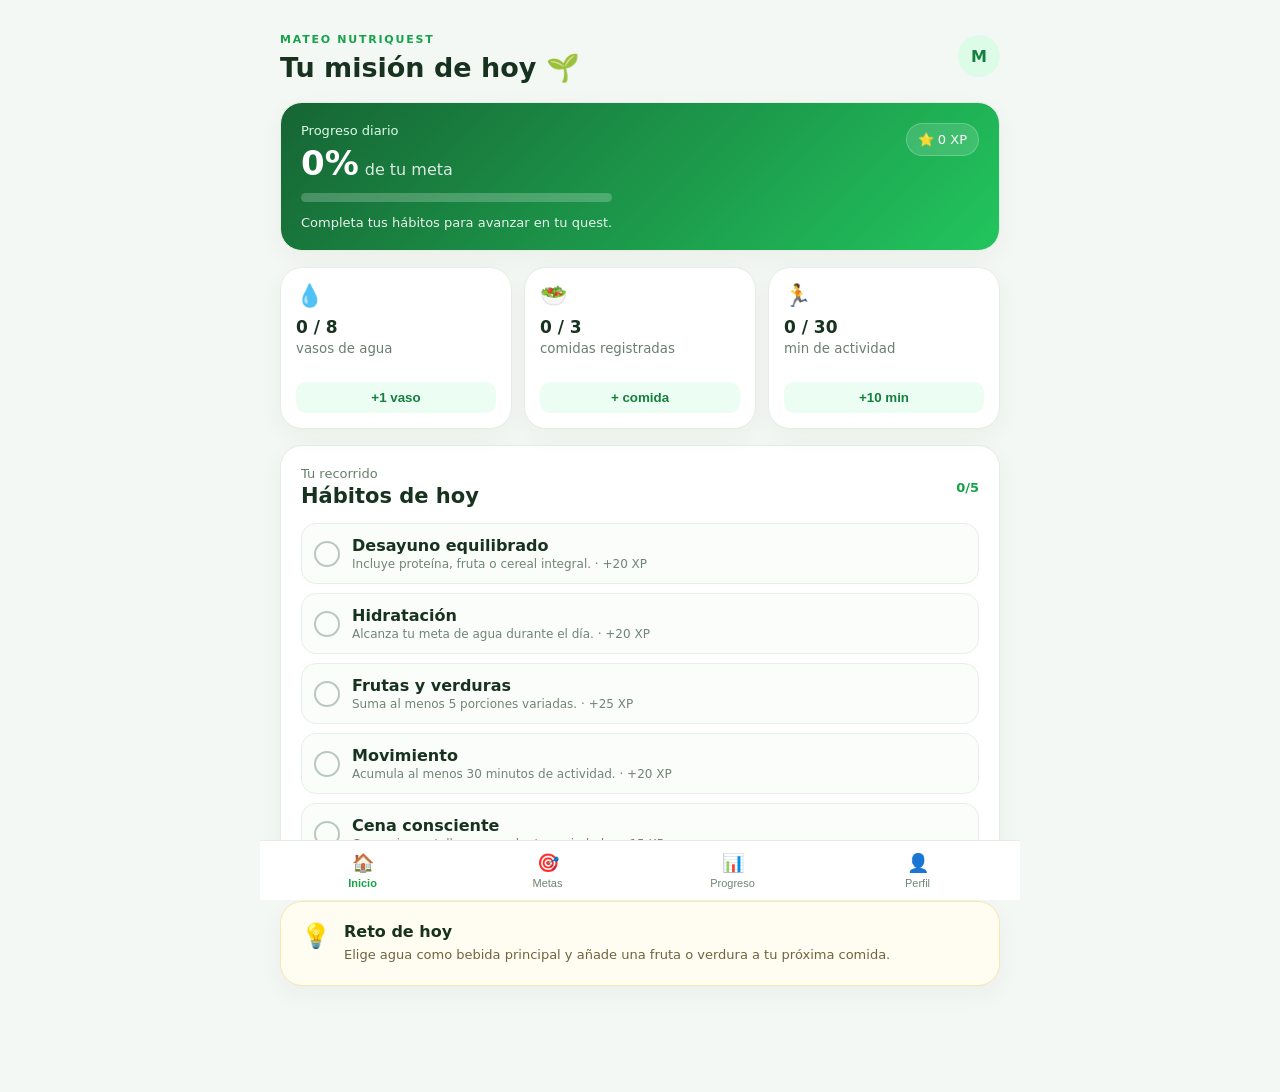
<file: index.html>
<!doctype html>
<html lang="es">
<head>
  <meta charset="UTF-8" />
  <meta name="viewport" content="width=device-width, initial-scale=1.0" />
  <meta name="theme-color" content="#16a34a" />
  <title>Mateo Nutriquest</title>
  <link rel="stylesheet" href="styles.css" />
</head>
<body>
  <div class="app-shell">
    <header class="topbar">
      <div>
        <span class="eyebrow">MATEO NUTRIQUEST</span>
        <h1>Tu misión de hoy 🌱</h1>
      </div>
      <div class="avatar">M</div>
    </header>

    <main>
      <section class="hero card">
        <div>
          <p class="muted">Progreso diario</p>
          <div class="progress-row"><strong id="progressText">0%</strong><span>de tu meta</span></div>
          <div class="progress"><span id="progressBar"></span></div>
          <p id="motivation">Completa tus hábitos para avanzar en tu quest.</p>
        </div>
        <div class="quest-badge">⭐ <span id="points">0</span> XP</div>
      </section>

      <section class="stats-grid">
        <article class="card stat"><span>💧</span><strong id="waterValue">0 / 8</strong><small>vasos de agua</small><button data-action="water">+1 vaso</button></article>
        <article class="card stat"><span>🥗</span><strong id="mealValue">0 / 3</strong><small>comidas registradas</small><button data-action="meal">+ comida</button></article>
        <article class="card stat"><span>🏃</span><strong id="activityValue">0 / 30</strong><small>min de actividad</small><button data-action="activity">+10 min</button></article>
      </section>

      <section class="card">
        <div class="section-title"><div><p class="muted">Tu recorrido</p><h2>Hábitos de hoy</h2></div><span id="completedCount">0/5</span></div>
        <div id="habitList" class="habit-list"></div>
      </section>

      <section class="card tip">
        <span class="tip-icon">💡</span>
        <div><strong>Reto de hoy</strong><p>Elige agua como bebida principal y añade una fruta o verdura a tu próxima comida.</p></div>
      </section>
    </main>

    <nav class="bottom-nav">
      <button class="active">🏠<span>Inicio</span></button>
      <button>🎯<span>Metas</span></button>
      <button>📊<span>Progreso</span></button>
      <button>👤<span>Perfil</span></button>
    </nav>
  </div>
  <script src="app.js"></script>
</body>
</html>
</file>
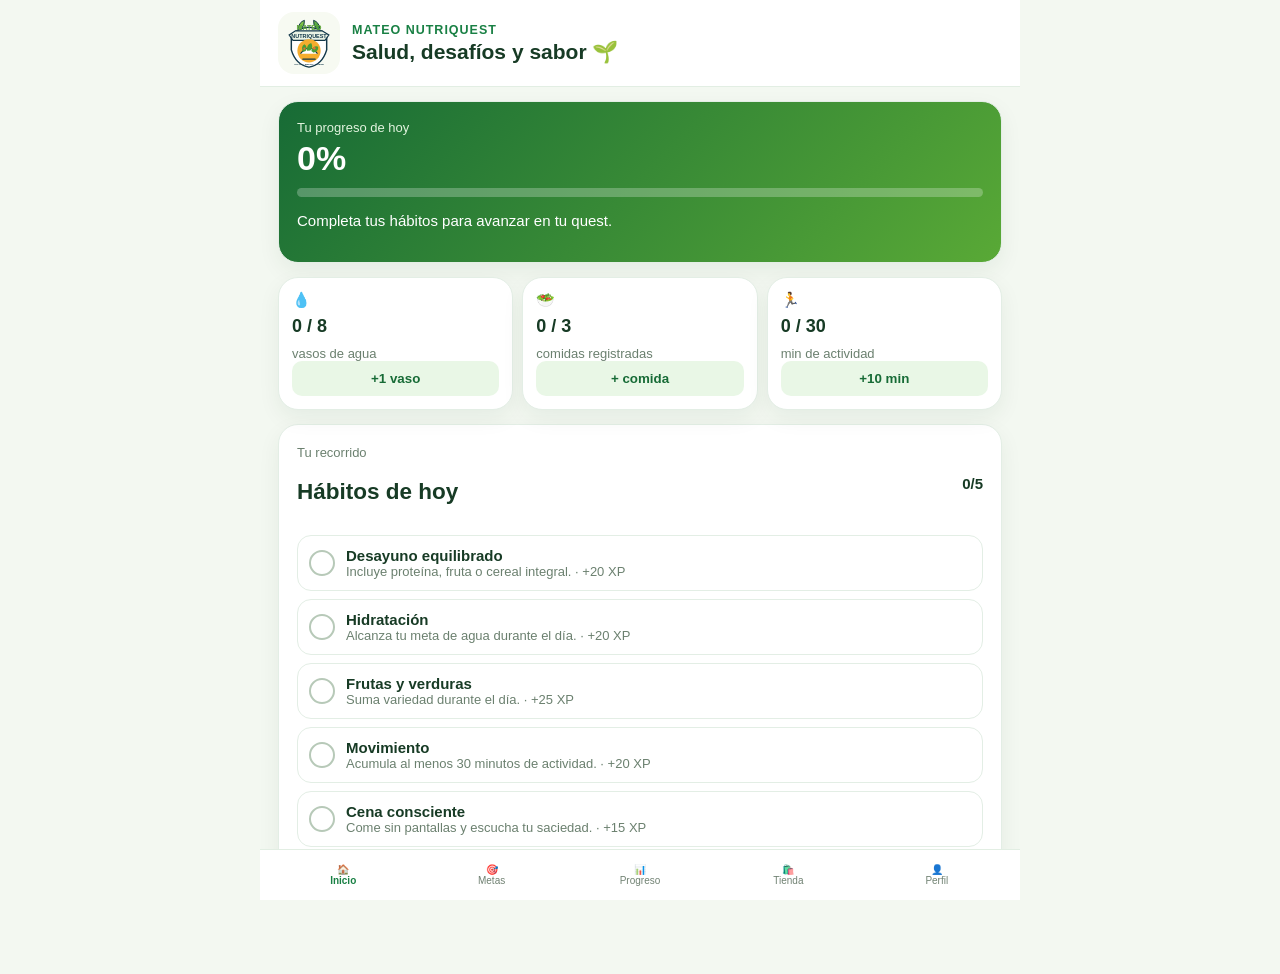
<file: app/src/main/assets/index.html>
<!doctype html><html lang="es"><head><meta charset="utf-8"><meta name="viewport" content="width=device-width,initial-scale=1"><title>Mateo NutriQuest</title><style>*{box-sizing:border-box}body{margin:0;background:#f3f8f1;color:#173b25;font:15px Arial,sans-serif}.app{max-width:760px;margin:auto;padding-bottom:86px}.top{display:flex;align-items:center;gap:12px;padding:12px 18px;background:#fff;border-bottom:1px solid #e2eee3;position:sticky;top:0;z-index:4}.logo{width:62px;height:62px;border-radius:16px}.brand small{color:#198044;font-weight:800;letter-spacing:.08em}.brand h1{margin:3px 0;font-size:21px}.card{background:#fff;border:1px solid #e3eee5;border-radius:20px;padding:18px;margin:14px 18px;box-shadow:0 8px 22px #173b2510}.hero{background:linear-gradient(135deg,#176b36,#59a936);color:#fff}.muted{color:#6b806f;font-size:13px}.hero .muted{color:#e2f4df}.pct{font-size:34px;font-weight:800;margin:4px 0 10px}.bar{height:9px;border-radius:10px;background:#ffffff40;overflow:hidden}.bar span{display:block;height:100%;width:0;background:#fff}.stats{display:grid;grid-template-columns:repeat(3,1fr);gap:9px;margin:14px 18px}.stats .card{margin:0;padding:13px}.stats strong{display:block;font-size:18px;margin:7px 0}.stats button,.buy{width:100%;border:0;border-radius:10px;padding:10px;background:#e9f7e6;color:#176b36;font-weight:800}.sectionTitle{display:flex;justify-content:space-between;align-items:center}.list{margin-top:12px}.habit{display:flex;gap:11px;align-items:center;padding:11px;border:1px solid #e3eee5;border-radius:14px;margin:8px 0}.check{width:26px;height:26px;border:2px solid #b7c9b8;border-radius:50%;display:grid;place-items:center;flex:none}.done{background:#effbea}.done .check{background:#43a63a;color:#fff;border-color:#43a63a}.done b{text-decoration:line-through}.store{display:none}.products{display:grid;grid-template-columns:1fr 1fr;gap:11px}.product{border:1px solid #e1ece2;border-radius:17px;padding:12px}.pic{height:92px;border-radius:13px;background:#f0f8ed;display:grid;place-items:center;font-size:42px}.product h3{margin:8px 0 3px;font-size:16px}.price{color:#198044;font-size:17px;font-weight:800;margin:6px 0}.buy{background:#4b9f31;color:#fff}.cart{border:0;border-radius:11px;background:#176b36;color:#fff;padding:10px 13px;font-weight:800}.nav{position:fixed;bottom:0;left:50%;transform:translateX(-50%);width:min(760px,100%);display:grid;grid-template-columns:repeat(5,1fr);background:#fff;border-top:1px solid #e2eee3;padding:9px;z-index:5}.nav button{border:0;background:none;color:#718273;font-size:10px;padding:5px}.nav .on{color:#198044;font-weight:800}@media(max-width:600px){.stats{gap:6px}.stats .card{padding:10px}.products{grid-template-columns:1fr 1fr}}</style></head><body><div class="app"><header class="top"><img class="logo" src="logo.svg" alt="Mateo NutriQuest"><div class="brand"><small>MATEO NUTRIQUEST</small><h1>Salud, desafíos y sabor 🌱</h1></div></header><main id="home"><section class="card hero"><div class="muted">Tu progreso de hoy</div><div class="pct" id="pct">0%</div><div class="bar"><span id="bar"></span></div><p id="mot">Completa tus hábitos para avanzar en tu quest.</p></section><section class="stats"><article class="card">💧<strong id="water">0 / 8</strong><span class="muted">vasos de agua</span><button onclick="add('water')">+1 vaso</button></article><article class="card">🥗<strong id="meal">0 / 3</strong><span class="muted">comidas registradas</span><button onclick="add('meal')">+ comida</button></article><article class="card">🏃<strong id="activity">0 / 30</strong><span class="muted">min de actividad</span><button onclick="add('activity')">+10 min</button></article></section><section class="card"><div class="sectionTitle"><div><span class="muted">Tu recorrido</span><h2>Hábitos de hoy</h2></div><b id="count">0/5</b></div><div class="list" id="list"></div></section></main><section id="store" class="store"><div class="card"><div class="sectionTitle"><div><span class="muted">NutriQuest Shop</span><h2>🛍️ Venta de productos</h2></div><button class="cart" onclick="showCart()">🛒 <span id="cartCount">0</span></button></div><p class="muted">Productos saludables para acompañar tus objetivos.</p><div class="products"><article class="product"><div class="pic">🥤</div><h3>Proteína vegetal</h3><div class="price">S/ 59.90</div><button class="buy" onclick="addCart('Proteína vegetal',59.90)">Agregar al carrito</button></article><article class="product"><div class="pic">🍫</div><h3>Barra energética</h3><div class="price">S/ 8.50</div><button class="buy" onclick="addCart('Barra energética',8.50)">Agregar al carrito</button></article><article class="product"><div class="pic">💊</div><h3>Multivitamínico</h3><div class="price">S/ 39.90</div><button class="buy" onclick="addCart('Multivitamínico',39.90)">Agregar al carrito</button></article><article class="product"><div class="pic">🥜</div><h3>Snack de frutos secos</h3><div class="price">S/ 12.90</div><button class="buy" onclick="addCart('Snack de frutos secos',12.90)">Agregar al carrito</button></article></div></div></section></div><nav class="nav"><button class="on" onclick="go('home',this)">🏠<br>Inicio</button><button onclick="go('home',this)">🎯<br>Metas</button><button onclick="go('home',this)">📊<br>Progreso</button><button onclick="go('store',this)">🛍️<br>Tienda</button><button onclick="go('home',this)">👤<br>Perfil</button></nav><script>const H=[['Desayuno equilibrado','Incluye proteína, fruta o cereal integral.',20],['Hidratación','Alcanza tu meta de agua durante el día.',20],['Frutas y verduras','Suma variedad durante el día.',25],['Movimiento','Acumula al menos 30 minutos de actividad.',20],['Cena consciente','Come sin pantallas y escucha tu saciedad.',15]];const s={water:0,meal:0,activity:0,done:[0,0,0,0,0],cart:[]};function render(){let c=s.done.filter(Boolean).length,p=Math.round(c/5*100);document.getElementById('pct').textContent=p+'%';document.getElementById('bar').style.width=p+'%';document.getElementById('count').textContent=c+'/5';document.getElementById('water').textContent=s.water+' / 8';document.getElementById('meal').textContent=s.meal+' / 3';document.getElementById('activity').textContent=s.activity+' / 30';document.getElementById('cartCount').textContent=s.cart.length;document.getElementById('mot').textContent=p===100?'¡Quest completada! 🎉':p>=60?'¡Vas genial! Unos pasos más.':'Completa tus hábitos para avanzar en tu quest.';document.getElementById('list').innerHTML=H.map((h,i)=>'<div class="habit '+(s.done[i]?'done':'')+'" onclick="toggle('+i+')"><div class="check">'+(s.done[i]?'✓':'')+'</div><div><b>'+h[0]+'</b><div class="muted">'+h[1]+' · +'+h[2]+' XP</div></div></div>').join('')}function toggle(i){s.done[i]=!s.done[i];render()}function add(k){s[k]=Math.min(k==='water'?8:k==='meal'?3:30,s[k]+(k==='activity'?10:1));render()}function addCart(name,price){s.cart.push({name:name,price:price});render();alert(name+' agregado al carrito.')}function showCart(){if(!s.cart.length)return alert('Tu carrito está vacío.');let total=s.cart.reduce((a,p)=>a+p.price,0);alert(s.cart.map(p=>'• '+p.name+' — S/ '+p.price.toFixed(2)).join('\n')+'\n\nTotal: S/ '+total.toFixed(2)+'\n\nEl pago real se conectará en la siguiente versión.')}function go(id,el){document.getElementById('home').style.display=id==='home'?'block':'none';document.getElementById('store').style.display=id==='store'?'block':'none';document.querySelectorAll('.nav button').forEach(x=>x.classList.remove('on'));el.classList.add('on');scrollTo(0,0)}render();</script></body></html>
</file>
<file: styles.css>
*{box-sizing:border-box}body{margin:0;font-family:Inter,system-ui,-apple-system,BlinkMacSystemFont,"Segoe UI",sans-serif;background:#f4f8f4;color:#17321f}.app-shell{max-width:760px;margin:auto;min-height:100vh;padding-bottom:90px}.topbar{display:flex;justify-content:space-between;align-items:center;padding:28px 20px 18px}.eyebrow{font-size:11px;font-weight:800;letter-spacing:.16em;color:#16a34a}.topbar h1{margin:5px 0 0;font-size:27px}.avatar{width:42px;height:42px;border-radius:50%;display:grid;place-items:center;background:#dcfce7;color:#15803d;font-weight:800}.card{background:#fff;border:1px solid #e4eee5;border-radius:22px;padding:20px;box-shadow:0 8px 25px #17321f0b;margin:0 20px 16px}.hero{background:linear-gradient(135deg,#166534,#22c55e);color:#fff;display:flex;justify-content:space-between;gap:16px}.hero .muted{color:#dcfce7}.muted{margin:0;color:#66806d;font-size:13px}.progress-row{display:flex;align-items:baseline;gap:6px;margin:5px 0 10px}.progress-row strong{font-size:34px}.progress-row span{opacity:.85}.progress{height:9px;border-radius:20px;background:#ffffff38;overflow:hidden}.progress span{display:block;height:100%;width:0;background:#fff;border-radius:20px;transition:width .3s}.hero p:last-child{font-size:13px;margin-bottom:0;opacity:.9}.quest-badge{align-self:flex-start;white-space:nowrap;background:#ffffff24;border:1px solid #ffffff38;border-radius:999px;padding:8px 11px;font-size:13px}.stats-grid{display:grid;grid-template-columns:repeat(3,1fr);gap:12px;margin:0 20px 16px}.stats-grid .card{margin:0;padding:15px}.stat span{font-size:22px}.stat strong{display:block;font-size:17px;margin-top:9px}.stat small{display:block;color:#6b7f70;min-height:32px;margin:4px 0 9px}.stat button{width:100%;border:0;border-radius:10px;background:#ecfdf3;color:#15803d;padding:8px;font-weight:700;cursor:pointer}.section-title{display:flex;justify-content:space-between;align-items:center}.section-title h2{margin:3px 0 0;font-size:21px}.section-title>span{font-size:13px;font-weight:800;color:#16a34a}.habit-list{margin-top:15px;display:grid;gap:9px}.habit{display:flex;align-items:center;gap:12px;border:1px solid #e8eee9;border-radius:15px;padding:12px;background:#fbfdfb;cursor:pointer}.check{width:26px;height:26px;border:2px solid #b8c9bc;border-radius:50%;display:grid;place-items:center;flex:none;color:#fff;font-size:15px}.habit.done{background:#f0fdf4;border-color:#bbf7d0}.habit.done .check{background:#22c55e;border-color:#22c55e}.habit.done strong{text-decoration:line-through;color:#709079}.habit p{margin:2px 0 0;font-size:12px;color:#718574}.tip{display:flex;gap:13px;align-items:flex-start;background:#fffdf2;border-color:#f4e7b0}.tip-icon{font-size:24px}.tip p{margin:5px 0 0;color:#6d653f;font-size:13px;line-height:1.45}.bottom-nav{position:fixed;bottom:0;left:50%;transform:translateX(-50%);width:min(760px,100%);background:#fff;border-top:1px solid #e5ece6;display:grid;grid-template-columns:repeat(4,1fr);padding:10px 10px calc(10px + env(safe-area-inset-bottom));z-index:5}.bottom-nav button{border:0;background:transparent;color:#718574;display:grid;gap:3px;place-items:center;font-size:18px;cursor:pointer}.bottom-nav button span{font-size:11px}.bottom-nav .active{color:#16a34a;font-weight:800}@media(max-width:600px){.topbar{padding-top:20px}.stats-grid{gap:8px}.stats-grid .card{padding:12px}.stat small{font-size:11px}}
</file>
